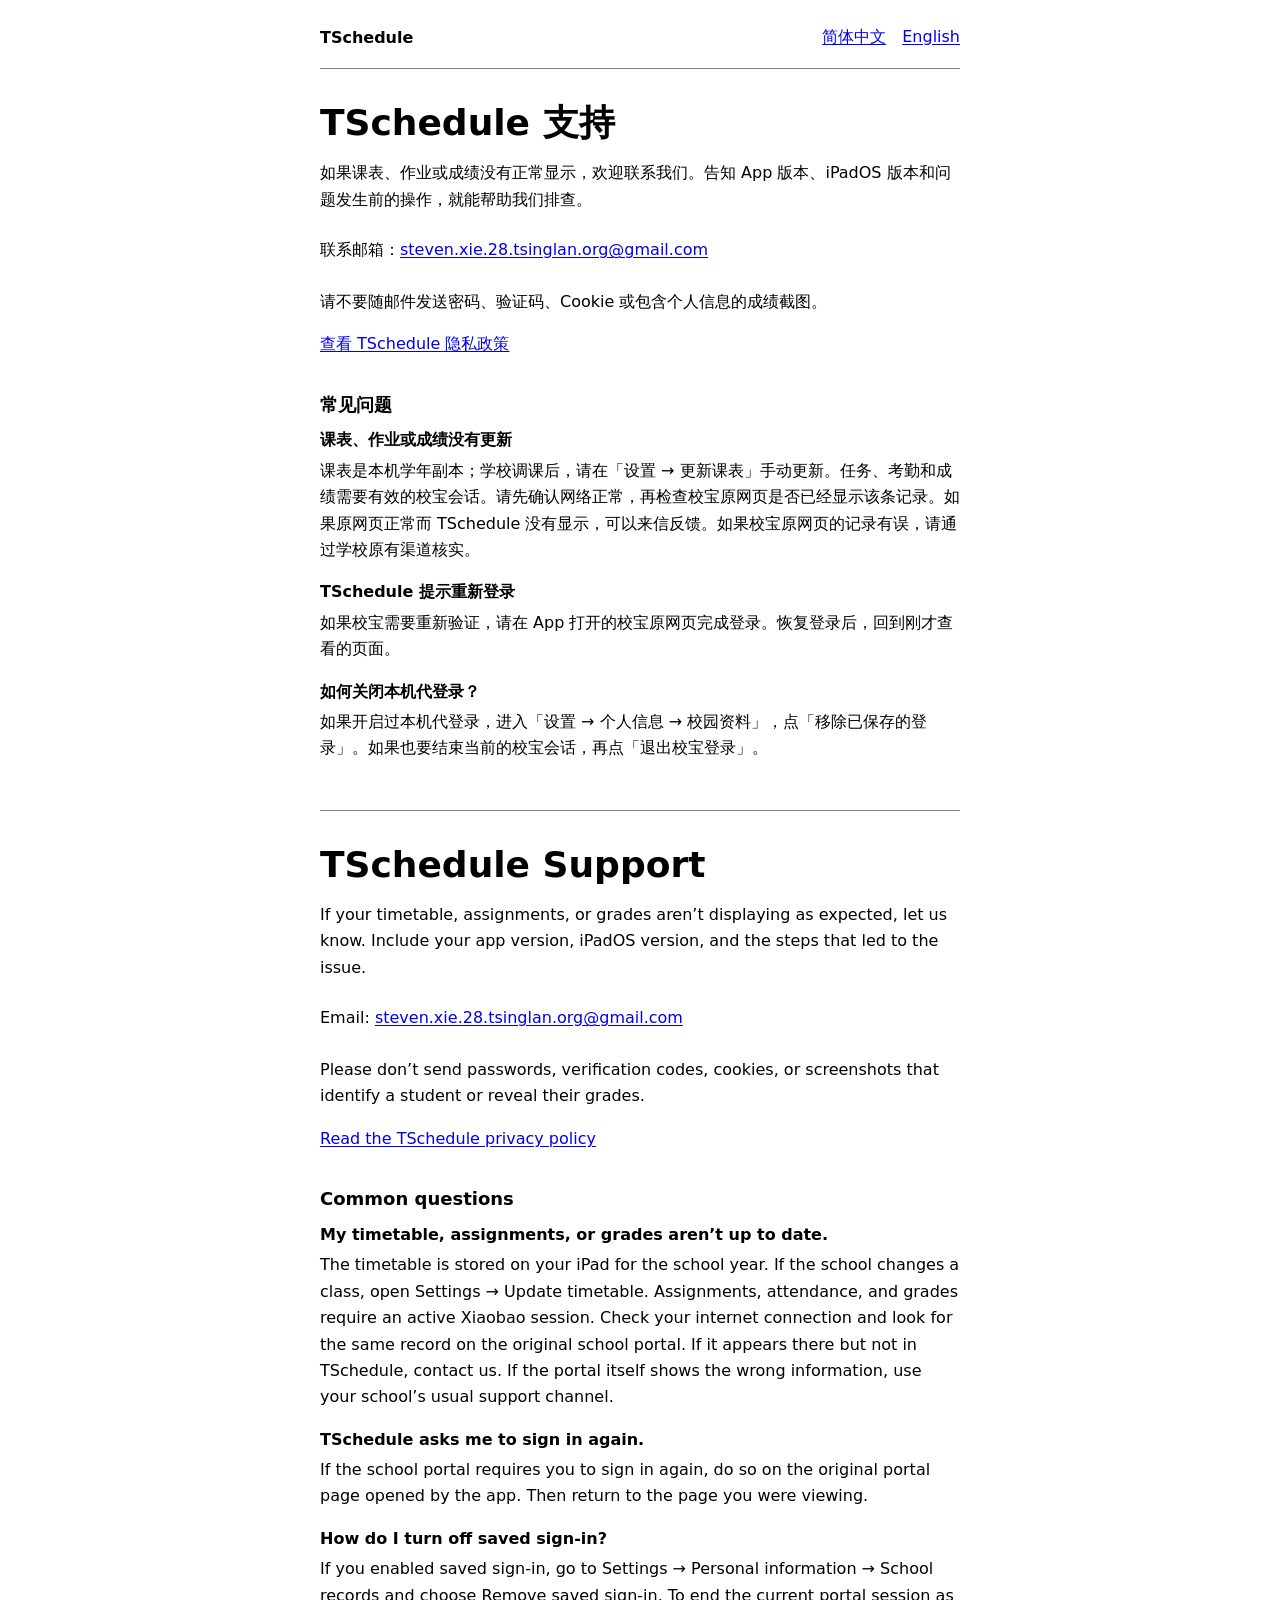
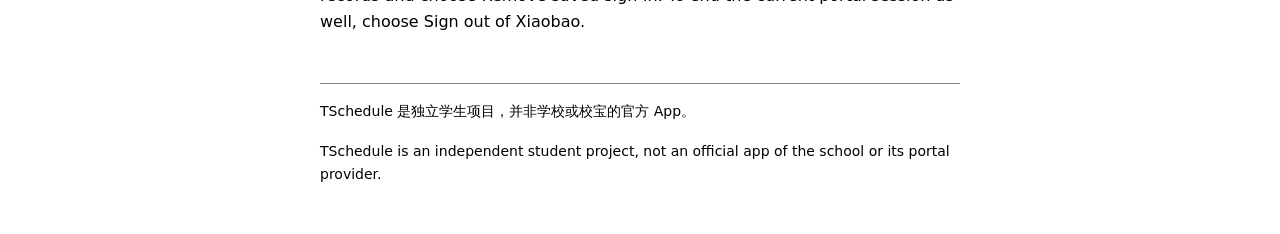
<file: docs/tschedule-support/index.html>
<!doctype html>
<html lang="zh-Hans">
<head>
  <meta charset="utf-8">
  <meta name="viewport" content="width=device-width, initial-scale=1">
  <meta name="description" content="获取 TSchedule for iPad 的帮助与联系方式。Get help with TSchedule for iPad.">
  <title>TSchedule 支持 · App Support</title>
  <style>
    :root {
      color-scheme: light dark;
      --color-background-primary: Canvas;
      --color-text-primary: CanvasText;
      --color-border-default: GrayText;
      --color-action-primary: LinkText;
      --color-action-visited: VisitedText;
      --spacing-small: 0.5rem;
      --spacing-medium: 1rem;
      --spacing-large: 2rem;
      --spacing-section: 3rem;
      font-family: system-ui, sans-serif;
      line-height: 1.65;
    }

    body {
      margin: 0;
      background: var(--color-background-primary);
      color: var(--color-text-primary);
    }

    .page {
      max-inline-size: 40rem;
      margin-inline: auto;
      padding: var(--spacing-medium) clamp(1rem, 5vw, 2rem) var(--spacing-section);
    }

    .masthead {
      display: flex;
      flex-wrap: wrap;
      align-items: center;
      justify-content: space-between;
      column-gap: var(--spacing-large);
      padding-block-end: var(--spacing-small);
      border-block-end: 1px solid var(--color-border-default);
    }

    .wordmark { font-weight: 700; }

    .languages {
      display: flex;
      flex-wrap: wrap;
      gap: 0 var(--spacing-medium);
    }

    a {
      color: var(--color-action-primary);
      overflow-wrap: anywhere;
      text-underline-offset: 0.15em;
    }

    a:visited { color: var(--color-action-visited); }

    a:hover { text-decoration-thickness: 0.13em; }

    a:focus-visible {
      outline: 2px solid var(--color-action-primary);
      outline-offset: 4px;
    }

    .languages a, .contact a {
      display: inline-block;
      box-sizing: border-box;
      min-block-size: 2.75rem;
      max-inline-size: 100%;
      padding-block: var(--spacing-small);
    }

    section {
      scroll-margin-block-start: var(--spacing-medium);
      padding-block-start: var(--spacing-large);
    }

    section + section, footer {
      margin-block-start: var(--spacing-section);
      border-block-start: 1px solid var(--color-border-default);
    }

    .support-title {
      margin: 0 0 var(--spacing-medium);
      font-size: clamp(1.65rem, 4vw, 2.25rem);
      line-height: 1.2;
    }

    .questions-title {
      margin: var(--spacing-large) 0 var(--spacing-small);
      font-size: 1.125rem;
    }

    p, dl, dd { margin: 0; }

    p + p, dt:not(:first-child) { margin-block-start: var(--spacing-medium); }

    dt { font-weight: 600; }

    dd { margin-block-start: 0.25rem; }

    .contact { font-style: normal; }

    footer {
      padding-block-start: var(--spacing-medium);
      font-size: 0.875rem;
    }
  </style>
</head>
<body>
  <div class="page">
    <header class="masthead">
      <span class="wordmark" lang="en">TSchedule</span>
      <nav class="languages" aria-label="页面语言 / Languages">
        <a href="#zh-hans">简体中文</a>
        <a href="#en" lang="en">English</a>
      </nav>
    </header>

    <main>
      <section id="zh-hans" aria-labelledby="support-zh">
        <h1 id="support-zh" class="support-title">TSchedule 支持</h1>
        <p>如果课表、作业或成绩没有正常显示，欢迎联系我们。告知 App 版本、iPadOS 版本和问题发生前的操作，就能帮助我们排查。</p>
        <p class="contact">联系邮箱：<a href="mailto:steven.xie.28.tsinglan.org@gmail.com">steven.xie.28.tsinglan.org@gmail.com</a></p>
        <p>请不要随邮件发送密码、验证码、<span lang="en">Cookie</span> 或包含个人信息的成绩截图。</p>
        <p><a href="https://mantatche.com/tschedule/privacy/#zh-hans">查看 TSchedule 隐私政策</a></p>

        <h2 class="questions-title">常见问题</h2>
        <dl>
          <dt>课表、作业或成绩没有更新</dt>
          <dd>课表是本机学年副本；学校调课后，请在「设置 → 更新课表」手动更新。任务、考勤和成绩需要有效的校宝会话。请先确认网络正常，再检查校宝原网页是否已经显示该条记录。如果原网页正常而 TSchedule 没有显示，可以来信反馈。如果校宝原网页的记录有误，请通过学校原有渠道核实。</dd>

          <dt>TSchedule 提示重新登录</dt>
          <dd>如果校宝需要重新验证，请在 App 打开的校宝原网页完成登录。恢复登录后，回到刚才查看的页面。</dd>

          <dt>如何关闭本机代登录？</dt>
          <dd>如果开启过本机代登录，进入「设置 → 个人信息 → 校园资料」，点「移除已保存的登录」。如果也要结束当前的校宝会话，再点「退出校宝登录」。</dd>
        </dl>
      </section>

      <section id="en" lang="en" aria-labelledby="support-en">
        <h2 id="support-en" class="support-title">TSchedule Support</h2>
        <p>If your timetable, assignments, or grades aren’t displaying as expected, let us know. Include your app version, iPadOS version, and the steps that led to the issue.</p>
        <p class="contact">Email: <a href="mailto:steven.xie.28.tsinglan.org@gmail.com">steven.xie.28.tsinglan.org@gmail.com</a></p>
        <p>Please don’t send passwords, verification codes, cookies, or screenshots that identify a student or reveal their grades.</p>
        <p><a href="https://mantatche.com/tschedule/privacy/#en">Read the TSchedule privacy policy</a></p>

        <h3 class="questions-title">Common questions</h3>
        <dl>
          <dt>My timetable, assignments, or grades aren’t up to date.</dt>
          <dd>The timetable is stored on your iPad for the school year. If the school changes a class, open Settings → Update timetable. Assignments, attendance, and grades require an active Xiaobao session. Check your internet connection and look for the same record on the original school portal. If it appears there but not in TSchedule, contact us. If the portal itself shows the wrong information, use your school’s usual support channel.</dd>

          <dt>TSchedule asks me to sign in again.</dt>
          <dd>If the school portal requires you to sign in again, do so on the original portal page opened by the app. Then return to the page you were viewing.</dd>

          <dt>How do I turn off saved sign-in?</dt>
          <dd>If you enabled saved sign-in, go to Settings → Personal information → School records and choose Remove saved sign-in. To end the current portal session as well, choose Sign out of Xiaobao.</dd>
        </dl>
      </section>
    </main>

    <footer>
      <p>TSchedule 是独立学生项目，并非学校或校宝的官方 App。</p>
      <p lang="en">TSchedule is an independent student project, not an official app of the school or its portal provider.</p>
    </footer>
  </div>
</body>
</html>
</file>
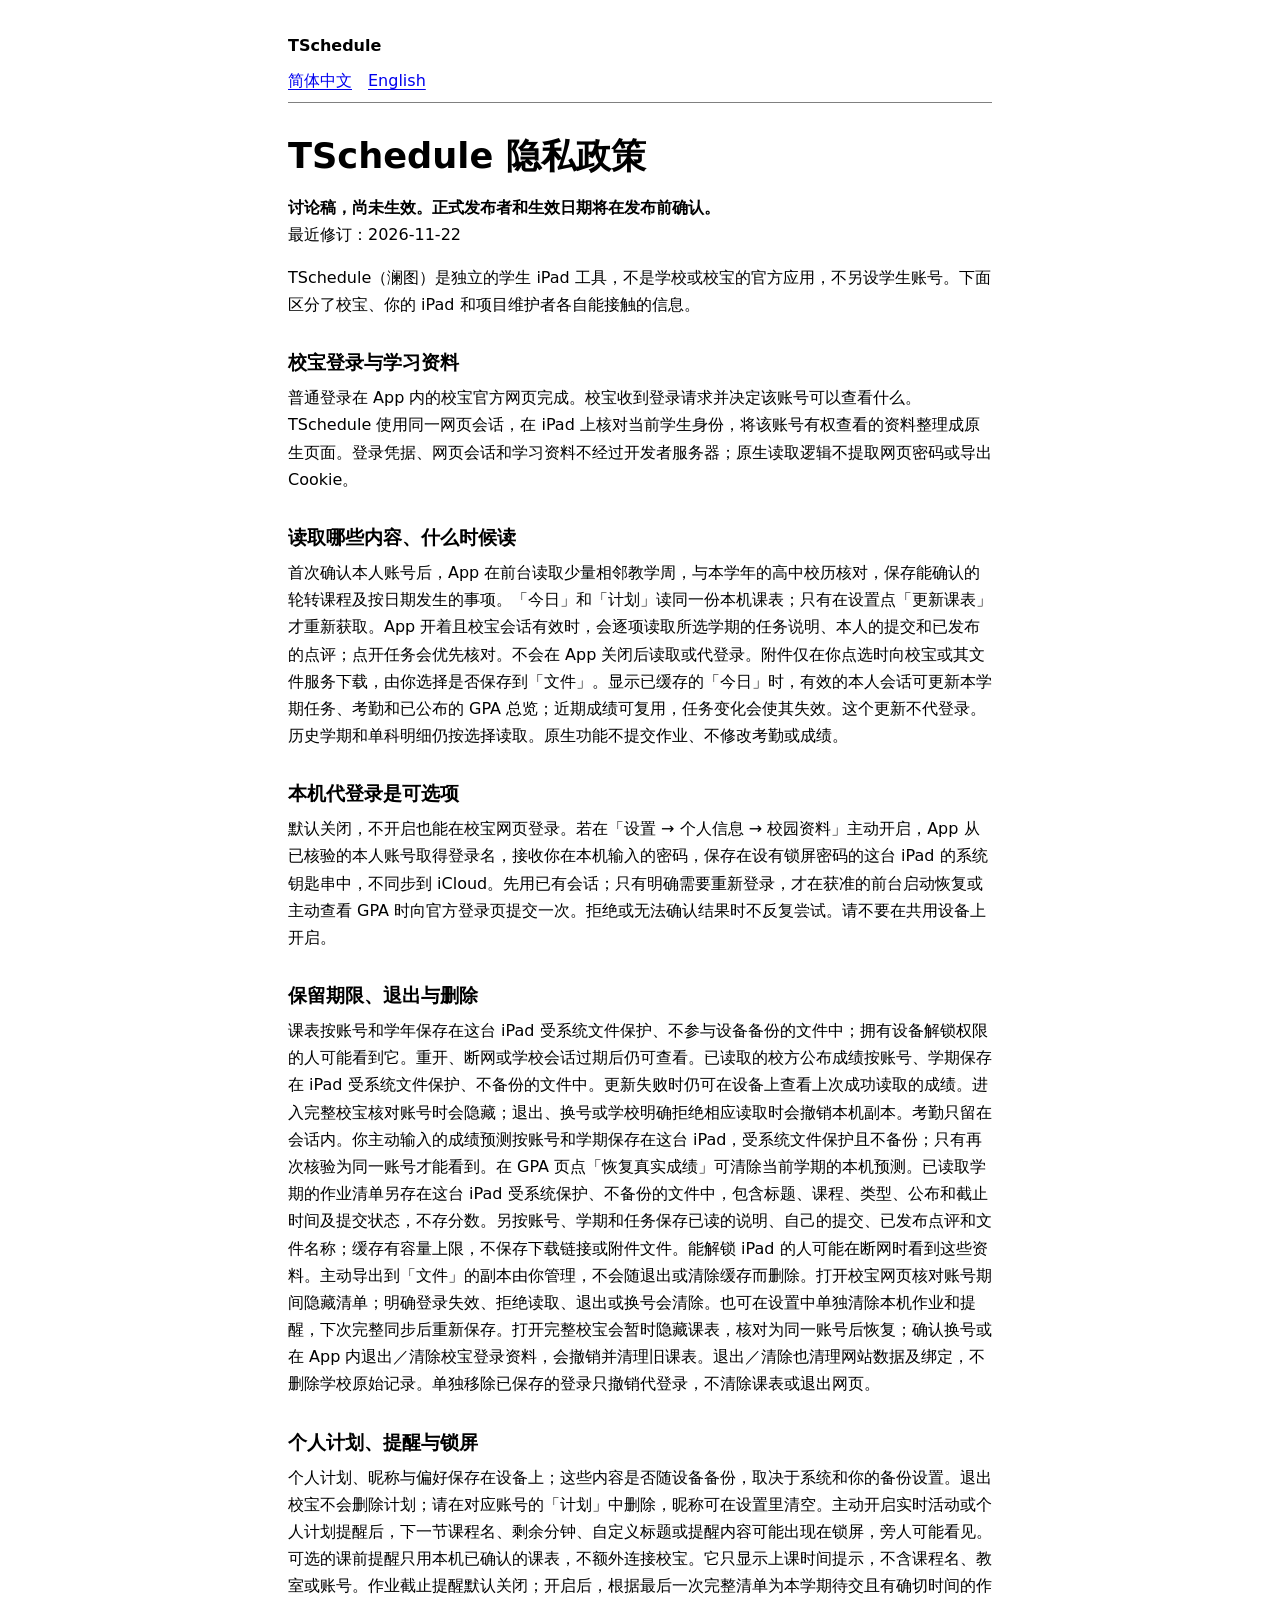
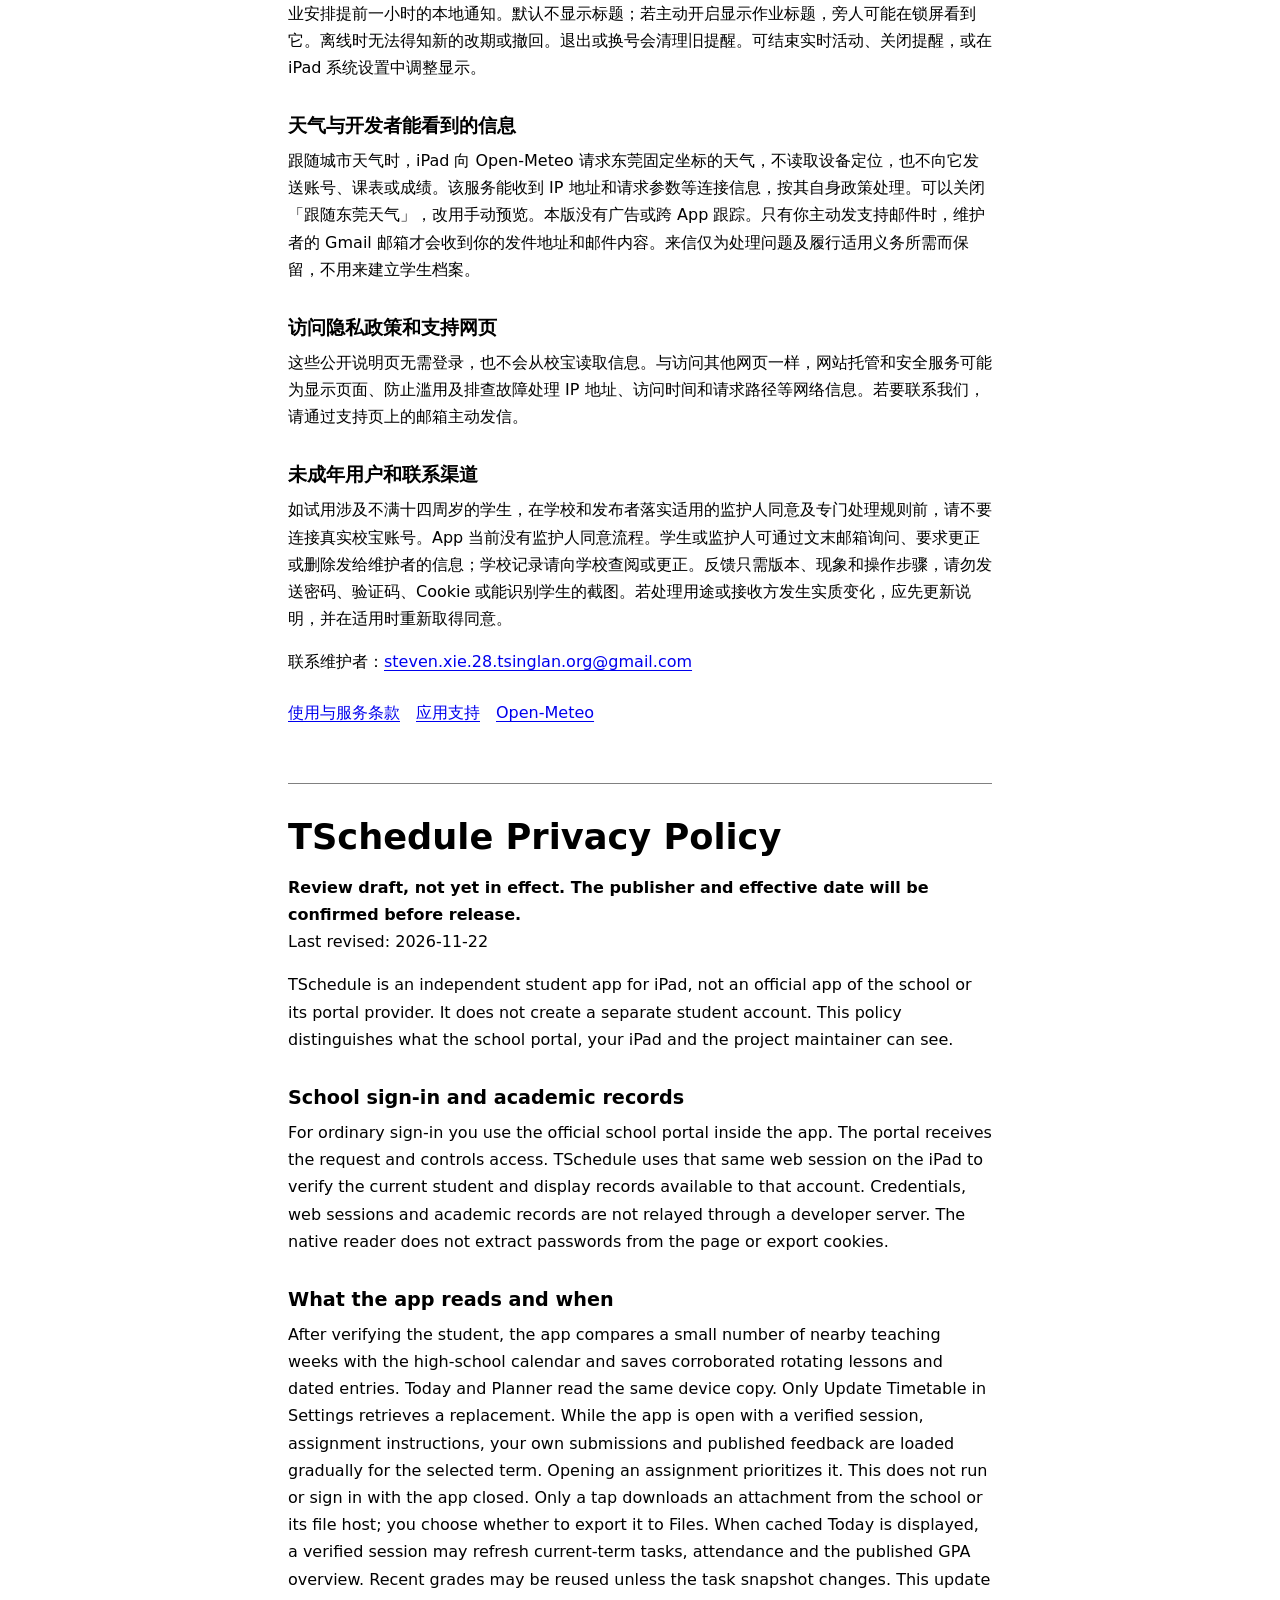
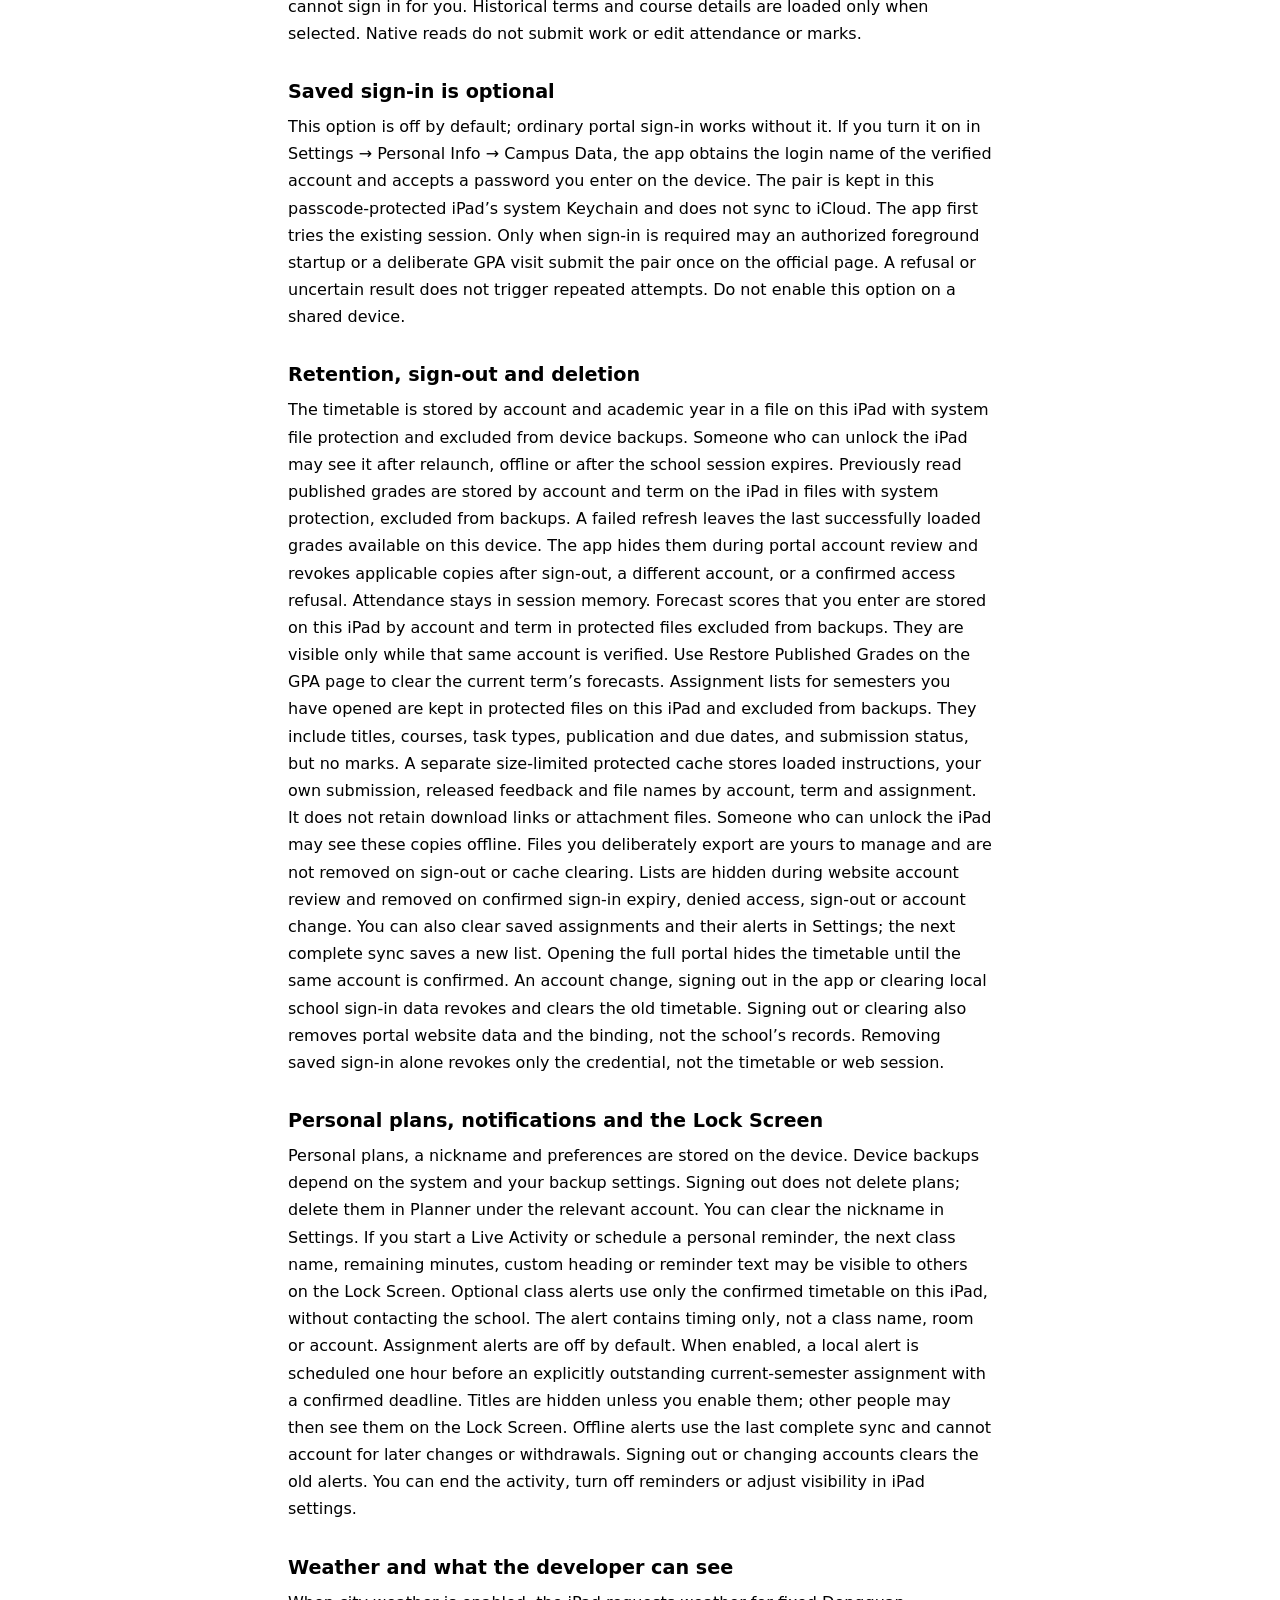
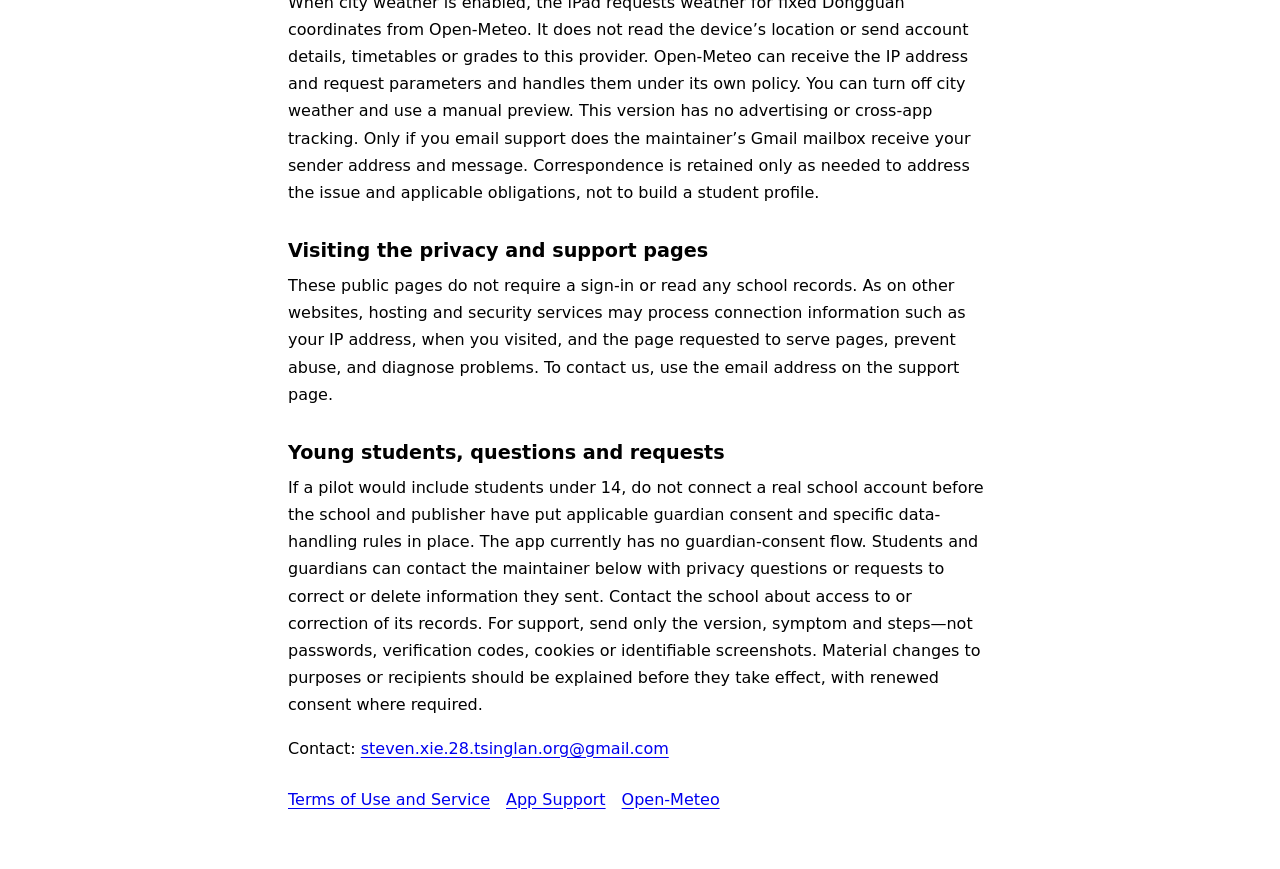
<file: docs/tschedule-app-store/04-web/privacy/index.html>
<!doctype html>
<html lang="zh-Hans">
<head>
  <meta charset="utf-8">
  <meta name="viewport" content="width=device-width, initial-scale=1">
  <title>TSchedule 隐私政策 · Privacy Policy</title>
  <link rel="stylesheet" href="../policy.css">
</head>
<body>
  <!-- Generated from the bundled PolicyCopy.json; see ../README.md for the check. -->
  <header>
    <strong>TSchedule</strong>
    <nav aria-label="页面语言 / Languages">
      <a href="#zh-hans">简体中文</a><a href="#en" lang="en">English</a>
    </nav>
  </header>
  <main>
<section id="zh-hans" lang="zh-Hans" aria-labelledby="zh-title">
<h1 id="zh-title" class="policy-title">TSchedule 隐私政策</h1>
<p><strong>讨论稿，尚未生效。正式发布者和生效日期将在发布前确认。</strong><br>最近修订：2026-11-22</p>
<p>TSchedule（澜图）是独立的学生 iPad 工具，不是学校或校宝的官方应用，不另设学生账号。下面区分了校宝、你的 iPad 和项目维护者各自能接触的信息。</p>
<h2>校宝登录与学习资料</h2>
<p>普通登录在 App 内的校宝官方网页完成。校宝收到登录请求并决定该账号可以查看什么。TSchedule 使用同一网页会话，在 iPad 上核对当前学生身份，将该账号有权查看的资料整理成原生页面。登录凭据、网页会话和学习资料不经过开发者服务器；原生读取逻辑不提取网页密码或导出 Cookie。</p>
<h2>读取哪些内容、什么时候读</h2>
<p>首次确认本人账号后，App 在前台读取少量相邻教学周，与本学年的高中校历核对，保存能确认的轮转课程及按日期发生的事项。「今日」和「计划」读同一份本机课表；只有在设置点「更新课表」才重新获取。App 开着且校宝会话有效时，会逐项读取所选学期的任务说明、本人的提交和已发布的点评；点开任务会优先核对。不会在 App 关闭后读取或代登录。附件仅在你点选时向校宝或其文件服务下载，由你选择是否保存到「文件」。显示已缓存的「今日」时，有效的本人会话可更新本学期任务、考勤和已公布的 GPA 总览；近期成绩可复用，任务变化会使其失效。这个更新不代登录。历史学期和单科明细仍按选择读取。原生功能不提交作业、不修改考勤或成绩。</p>
<h2>本机代登录是可选项</h2>
<p>默认关闭，不开启也能在校宝网页登录。若在「设置 → 个人信息 → 校园资料」主动开启，App 从已核验的本人账号取得登录名，接收你在本机输入的密码，保存在设有锁屏密码的这台 iPad 的系统钥匙串中，不同步到 iCloud。先用已有会话；只有明确需要重新登录，才在获准的前台启动恢复或主动查看 GPA 时向官方登录页提交一次。拒绝或无法确认结果时不反复尝试。请不要在共用设备上开启。</p>
<h2>保留期限、退出与删除</h2>
<p>课表按账号和学年保存在这台 iPad 受系统文件保护、不参与设备备份的文件中；拥有设备解锁权限的人可能看到它。重开、断网或学校会话过期后仍可查看。已读取的校方公布成绩按账号、学期保存在 iPad 受系统文件保护、不备份的文件中。更新失败时仍可在设备上查看上次成功读取的成绩。进入完整校宝核对账号时会隐藏；退出、换号或学校明确拒绝相应读取时会撤销本机副本。考勤只留在会话内。你主动输入的成绩预测按账号和学期保存在这台 iPad，受系统文件保护且不备份；只有再次核验为同一账号才能看到。在 GPA 页点「恢复真实成绩」可清除当前学期的本机预测。已读取学期的作业清单另存在这台 iPad 受系统保护、不备份的文件中，包含标题、课程、类型、公布和截止时间及提交状态，不存分数。另按账号、学期和任务保存已读的说明、自己的提交、已发布点评和文件名称；缓存有容量上限，不保存下载链接或附件文件。能解锁 iPad 的人可能在断网时看到这些资料。主动导出到「文件」的副本由你管理，不会随退出或清除缓存而删除。打开校宝网页核对账号期间隐藏清单；明确登录失效、拒绝读取、退出或换号会清除。也可在设置中单独清除本机作业和提醒，下次完整同步后重新保存。打开完整校宝会暂时隐藏课表，核对为同一账号后恢复；确认换号或在 App 内退出／清除校宝登录资料，会撤销并清理旧课表。退出／清除也清理网站数据及绑定，不删除学校原始记录。单独移除已保存的登录只撤销代登录，不清除课表或退出网页。</p>
<h2>个人计划、提醒与锁屏</h2>
<p>个人计划、昵称与偏好保存在设备上；这些内容是否随设备备份，取决于系统和你的备份设置。退出校宝不会删除计划；请在对应账号的「计划」中删除，昵称可在设置里清空。主动开启实时活动或个人计划提醒后，下一节课程名、剩余分钟、自定义标题或提醒内容可能出现在锁屏，旁人可能看见。可选的课前提醒只用本机已确认的课表，不额外连接校宝。它只显示上课时间提示，不含课程名、教室或账号。作业截止提醒默认关闭；开启后，根据最后一次完整清单为本学期待交且有确切时间的作业安排提前一小时的本地通知。默认不显示标题；若主动开启显示作业标题，旁人可能在锁屏看到它。离线时无法得知新的改期或撤回。退出或换号会清理旧提醒。可结束实时活动、关闭提醒，或在 iPad 系统设置中调整显示。</p>
<h2>天气与开发者能看到的信息</h2>
<p>跟随城市天气时，iPad 向 Open-Meteo 请求东莞固定坐标的天气，不读取设备定位，也不向它发送账号、课表或成绩。该服务能收到 IP 地址和请求参数等连接信息，按其自身政策处理。可以关闭「跟随东莞天气」，改用手动预览。本版没有广告或跨 App 跟踪。只有你主动发支持邮件时，维护者的 Gmail 邮箱才会收到你的发件地址和邮件内容。来信仅为处理问题及履行适用义务所需而保留，不用来建立学生档案。</p>
<h2>访问隐私政策和支持网页</h2>
<p>这些公开说明页无需登录，也不会从校宝读取信息。与访问其他网页一样，网站托管和安全服务可能为显示页面、防止滥用及排查故障处理 IP 地址、访问时间和请求路径等网络信息。若要联系我们，请通过支持页上的邮箱主动发信。</p>
<h2>未成年用户和联系渠道</h2>
<p>如试用涉及不满十四周岁的学生，在学校和发布者落实适用的监护人同意及专门处理规则前，请不要连接真实校宝账号。App 当前没有监护人同意流程。学生或监护人可通过文末邮箱询问、要求更正或删除发给维护者的信息；学校记录请向学校查阅或更正。反馈只需版本、现象和操作步骤，请勿发送密码、验证码、Cookie 或能识别学生的截图。若处理用途或接收方发生实质变化，应先更新说明，并在适用时重新取得同意。</p>
<p>联系维护者：<a href="mailto:steven.xie.28.tsinglan.org@gmail.com">steven.xie.28.tsinglan.org@gmail.com</a></p>
<nav aria-label="相关文档"><a href="../terms/index.html#zh-hans">使用与服务条款</a> <a href="../support/index.html#zh-hans">应用支持</a> <a href="https://open-meteo.com/en/terms">Open-Meteo</a></nav>
</section>
<section id="en" lang="en" aria-labelledby="en-title">
<h2 id="en-title" class="policy-title">TSchedule Privacy Policy</h2>
<p><strong>Review draft, not yet in effect. The publisher and effective date will be confirmed before release.</strong><br>Last revised: 2026-11-22</p>
<p>TSchedule is an independent student app for iPad, not an official app of the school or its portal provider. It does not create a separate student account. This policy distinguishes what the school portal, your iPad and the project maintainer can see.</p>
<h3>School sign-in and academic records</h3>
<p>For ordinary sign-in you use the official school portal inside the app. The portal receives the request and controls access. TSchedule uses that same web session on the iPad to verify the current student and display records available to that account. Credentials, web sessions and academic records are not relayed through a developer server. The native reader does not extract passwords from the page or export cookies.</p>
<h3>What the app reads and when</h3>
<p>After verifying the student, the app compares a small number of nearby teaching weeks with the high-school calendar and saves corroborated rotating lessons and dated entries. Today and Planner read the same device copy. Only Update Timetable in Settings retrieves a replacement. While the app is open with a verified session, assignment instructions, your own submissions and published feedback are loaded gradually for the selected term. Opening an assignment prioritizes it. This does not run or sign in with the app closed. Only a tap downloads an attachment from the school or its file host; you choose whether to export it to Files. When cached Today is displayed, a verified session may refresh current-term tasks, attendance and the published GPA overview. Recent grades may be reused unless the task snapshot changes. This update cannot sign in for you. Historical terms and course details are loaded only when selected. Native reads do not submit work or edit attendance or marks.</p>
<h3>Saved sign-in is optional</h3>
<p>This option is off by default; ordinary portal sign-in works without it. If you turn it on in Settings → Personal Info → Campus Data, the app obtains the login name of the verified account and accepts a password you enter on the device. The pair is kept in this passcode-protected iPad’s system Keychain and does not sync to iCloud. The app first tries the existing session. Only when sign-in is required may an authorized foreground startup or a deliberate GPA visit submit the pair once on the official page. A refusal or uncertain result does not trigger repeated attempts. Do not enable this option on a shared device.</p>
<h3>Retention, sign-out and deletion</h3>
<p>The timetable is stored by account and academic year in a file on this iPad with system file protection and excluded from device backups. Someone who can unlock the iPad may see it after relaunch, offline or after the school session expires. Previously read published grades are stored by account and term on the iPad in files with system protection, excluded from backups. A failed refresh leaves the last successfully loaded grades available on this device. The app hides them during portal account review and revokes applicable copies after sign-out, a different account, or a confirmed access refusal. Attendance stays in session memory. Forecast scores that you enter are stored on this iPad by account and term in protected files excluded from backups. They are visible only while that same account is verified. Use Restore Published Grades on the GPA page to clear the current term’s forecasts. Assignment lists for semesters you have opened are kept in protected files on this iPad and excluded from backups. They include titles, courses, task types, publication and due dates, and submission status, but no marks. A separate size-limited protected cache stores loaded instructions, your own submission, released feedback and file names by account, term and assignment. It does not retain download links or attachment files. Someone who can unlock the iPad may see these copies offline. Files you deliberately export are yours to manage and are not removed on sign-out or cache clearing. Lists are hidden during website account review and removed on confirmed sign-in expiry, denied access, sign-out or account change. You can also clear saved assignments and their alerts in Settings; the next complete sync saves a new list. Opening the full portal hides the timetable until the same account is confirmed. An account change, signing out in the app or clearing local school sign-in data revokes and clears the old timetable. Signing out or clearing also removes portal website data and the binding, not the school’s records. Removing saved sign-in alone revokes only the credential, not the timetable or web session.</p>
<h3>Personal plans, notifications and the Lock Screen</h3>
<p>Personal plans, a nickname and preferences are stored on the device. Device backups depend on the system and your backup settings. Signing out does not delete plans; delete them in Planner under the relevant account. You can clear the nickname in Settings. If you start a Live Activity or schedule a personal reminder, the next class name, remaining minutes, custom heading or reminder text may be visible to others on the Lock Screen. Optional class alerts use only the confirmed timetable on this iPad, without contacting the school. The alert contains timing only, not a class name, room or account. Assignment alerts are off by default. When enabled, a local alert is scheduled one hour before an explicitly outstanding current-semester assignment with a confirmed deadline. Titles are hidden unless you enable them; other people may then see them on the Lock Screen. Offline alerts use the last complete sync and cannot account for later changes or withdrawals. Signing out or changing accounts clears the old alerts. You can end the activity, turn off reminders or adjust visibility in iPad settings.</p>
<h3>Weather and what the developer can see</h3>
<p>When city weather is enabled, the iPad requests weather for fixed Dongguan coordinates from Open-Meteo. It does not read the device’s location or send account details, timetables or grades to this provider. Open-Meteo can receive the IP address and request parameters and handles them under its own policy. You can turn off city weather and use a manual preview. This version has no advertising or cross-app tracking. Only if you email support does the maintainer’s Gmail mailbox receive your sender address and message. Correspondence is retained only as needed to address the issue and applicable obligations, not to build a student profile.</p>
<h3>Visiting the privacy and support pages</h3>
<p>These public pages do not require a sign-in or read any school records. As on other websites, hosting and security services may process connection information such as your IP address, when you visited, and the page requested to serve pages, prevent abuse, and diagnose problems. To contact us, use the email address on the support page.</p>
<h3>Young students, questions and requests</h3>
<p>If a pilot would include students under 14, do not connect a real school account before the school and publisher have put applicable guardian consent and specific data-handling rules in place. The app currently has no guardian-consent flow. Students and guardians can contact the maintainer below with privacy questions or requests to correct or delete information they sent. Contact the school about access to or correction of its records. For support, send only the version, symptom and steps—not passwords, verification codes, cookies or identifiable screenshots. Material changes to purposes or recipients should be explained before they take effect, with renewed consent where required.</p>
<p>Contact: <a href="mailto:steven.xie.28.tsinglan.org@gmail.com">steven.xie.28.tsinglan.org@gmail.com</a></p>
<nav aria-label="Related documents"><a href="../terms/index.html#en">Terms of Use and Service</a> <a href="../support/index.html#en">App Support</a> <a href="https://open-meteo.com/en/terms">Open-Meteo</a></nav>
</section>
  </main>
</body>
</html>
</file>
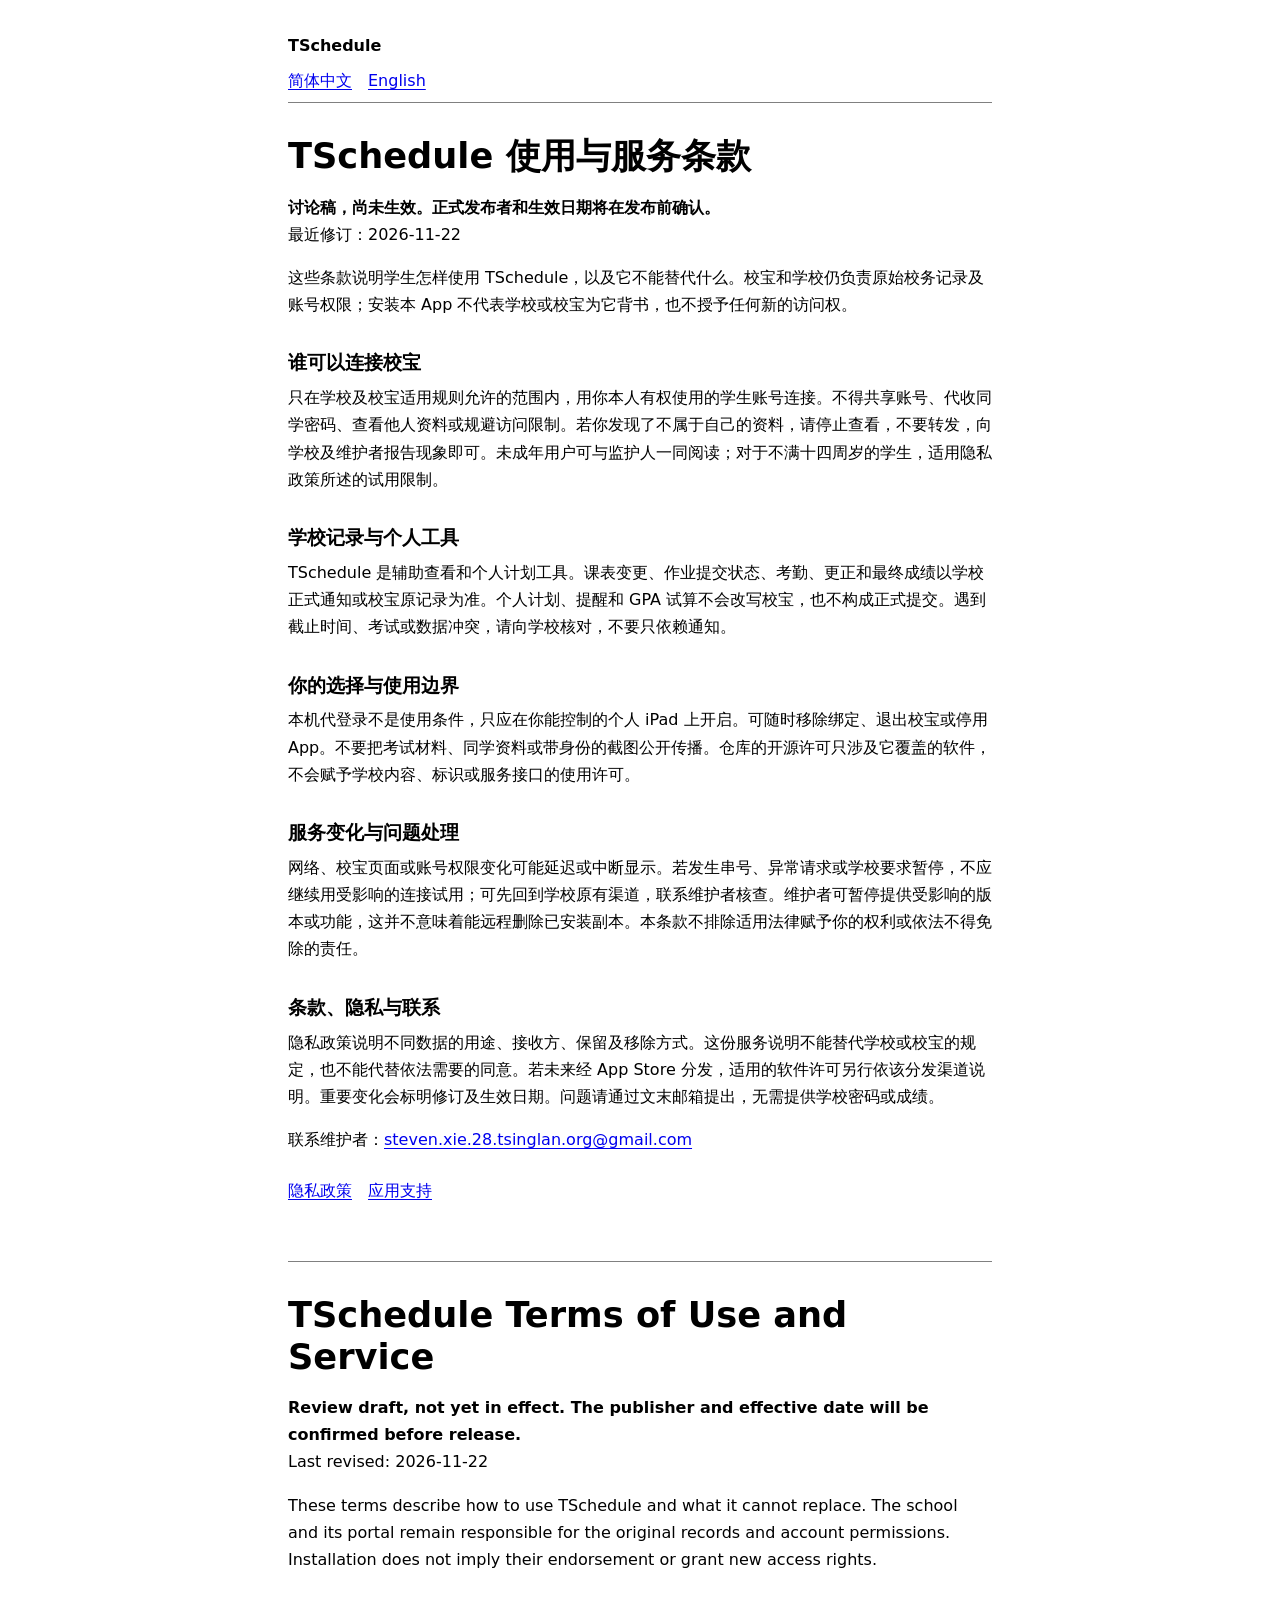
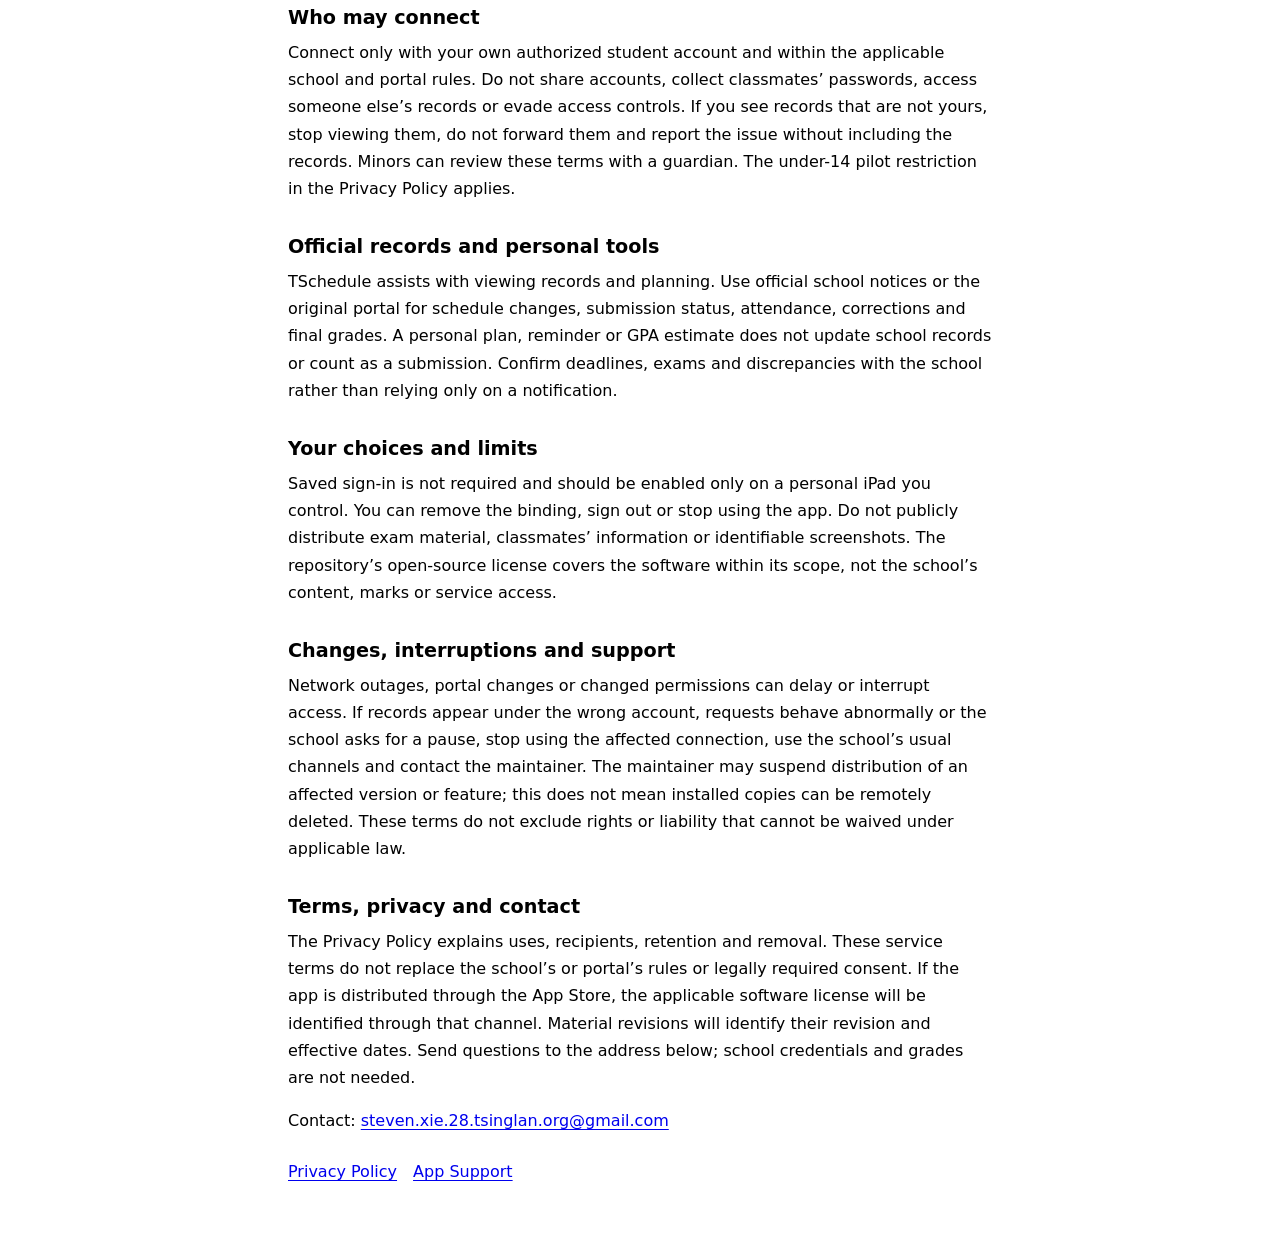
<file: docs/tschedule-app-store/04-web/terms/index.html>
<!doctype html>
<html lang="zh-Hans">
<head>
  <meta charset="utf-8">
  <meta name="viewport" content="width=device-width, initial-scale=1">
  <title>TSchedule 使用与服务条款 · Terms of Use and Service</title>
  <link rel="stylesheet" href="../policy.css">
</head>
<body>
  <!-- Generated from the bundled PolicyCopy.json; see ../README.md for the check. -->
  <header>
    <strong>TSchedule</strong>
    <nav aria-label="页面语言 / Languages">
      <a href="#zh-hans">简体中文</a><a href="#en" lang="en">English</a>
    </nav>
  </header>
  <main>
<section id="zh-hans" lang="zh-Hans" aria-labelledby="zh-title">
<h1 id="zh-title" class="policy-title">TSchedule 使用与服务条款</h1>
<p><strong>讨论稿，尚未生效。正式发布者和生效日期将在发布前确认。</strong><br>最近修订：2026-11-22</p>
<p>这些条款说明学生怎样使用 TSchedule，以及它不能替代什么。校宝和学校仍负责原始校务记录及账号权限；安装本 App 不代表学校或校宝为它背书，也不授予任何新的访问权。</p>
<h2>谁可以连接校宝</h2>
<p>只在学校及校宝适用规则允许的范围内，用你本人有权使用的学生账号连接。不得共享账号、代收同学密码、查看他人资料或规避访问限制。若你发现了不属于自己的资料，请停止查看，不要转发，向学校及维护者报告现象即可。未成年用户可与监护人一同阅读；对于不满十四周岁的学生，适用隐私政策所述的试用限制。</p>
<h2>学校记录与个人工具</h2>
<p>TSchedule 是辅助查看和个人计划工具。课表变更、作业提交状态、考勤、更正和最终成绩以学校正式通知或校宝原记录为准。个人计划、提醒和 GPA 试算不会改写校宝，也不构成正式提交。遇到截止时间、考试或数据冲突，请向学校核对，不要只依赖通知。</p>
<h2>你的选择与使用边界</h2>
<p>本机代登录不是使用条件，只应在你能控制的个人 iPad 上开启。可随时移除绑定、退出校宝或停用 App。不要把考试材料、同学资料或带身份的截图公开传播。仓库的开源许可只涉及它覆盖的软件，不会赋予学校内容、标识或服务接口的使用许可。</p>
<h2>服务变化与问题处理</h2>
<p>网络、校宝页面或账号权限变化可能延迟或中断显示。若发生串号、异常请求或学校要求暂停，不应继续用受影响的连接试用；可先回到学校原有渠道，联系维护者核查。维护者可暂停提供受影响的版本或功能，这并不意味着能远程删除已安装副本。本条款不排除适用法律赋予你的权利或依法不得免除的责任。</p>
<h2>条款、隐私与联系</h2>
<p>隐私政策说明不同数据的用途、接收方、保留及移除方式。这份服务说明不能替代学校或校宝的规定，也不能代替依法需要的同意。若未来经 App Store 分发，适用的软件许可另行依该分发渠道说明。重要变化会标明修订及生效日期。问题请通过文末邮箱提出，无需提供学校密码或成绩。</p>
<p>联系维护者：<a href="mailto:steven.xie.28.tsinglan.org@gmail.com">steven.xie.28.tsinglan.org@gmail.com</a></p>
<nav aria-label="相关文档"><a href="../privacy/index.html#zh-hans">隐私政策</a> <a href="../support/index.html#zh-hans">应用支持</a></nav>
</section>
<section id="en" lang="en" aria-labelledby="en-title">
<h2 id="en-title" class="policy-title">TSchedule Terms of Use and Service</h2>
<p><strong>Review draft, not yet in effect. The publisher and effective date will be confirmed before release.</strong><br>Last revised: 2026-11-22</p>
<p>These terms describe how to use TSchedule and what it cannot replace. The school and its portal remain responsible for the original records and account permissions. Installation does not imply their endorsement or grant new access rights.</p>
<h3>Who may connect</h3>
<p>Connect only with your own authorized student account and within the applicable school and portal rules. Do not share accounts, collect classmates’ passwords, access someone else’s records or evade access controls. If you see records that are not yours, stop viewing them, do not forward them and report the issue without including the records. Minors can review these terms with a guardian. The under-14 pilot restriction in the Privacy Policy applies.</p>
<h3>Official records and personal tools</h3>
<p>TSchedule assists with viewing records and planning. Use official school notices or the original portal for schedule changes, submission status, attendance, corrections and final grades. A personal plan, reminder or GPA estimate does not update school records or count as a submission. Confirm deadlines, exams and discrepancies with the school rather than relying only on a notification.</p>
<h3>Your choices and limits</h3>
<p>Saved sign-in is not required and should be enabled only on a personal iPad you control. You can remove the binding, sign out or stop using the app. Do not publicly distribute exam material, classmates’ information or identifiable screenshots. The repository’s open-source license covers the software within its scope, not the school’s content, marks or service access.</p>
<h3>Changes, interruptions and support</h3>
<p>Network outages, portal changes or changed permissions can delay or interrupt access. If records appear under the wrong account, requests behave abnormally or the school asks for a pause, stop using the affected connection, use the school’s usual channels and contact the maintainer. The maintainer may suspend distribution of an affected version or feature; this does not mean installed copies can be remotely deleted. These terms do not exclude rights or liability that cannot be waived under applicable law.</p>
<h3>Terms, privacy and contact</h3>
<p>The Privacy Policy explains uses, recipients, retention and removal. These service terms do not replace the school’s or portal’s rules or legally required consent. If the app is distributed through the App Store, the applicable software license will be identified through that channel. Material revisions will identify their revision and effective dates. Send questions to the address below; school credentials and grades are not needed.</p>
<p>Contact: <a href="mailto:steven.xie.28.tsinglan.org@gmail.com">steven.xie.28.tsinglan.org@gmail.com</a></p>
<nav aria-label="Related documents"><a href="../privacy/index.html#en">Privacy Policy</a> <a href="../support/index.html#en">App Support</a></nav>
</section>
  </main>
</body>
</html>
</file>
<file: docs/tschedule-app-store/04-web/policy.css>
:root {
  color-scheme: light dark;
  --color-background-primary: Canvas;
  --color-text-primary: CanvasText;
  --color-action-primary: LinkText;
  --color-border-default: GrayText;
  --spacing-small: .5rem;
  --spacing-medium: 1rem;
  --spacing-large: 2rem;
  --spacing-section: 3rem;
  font-family: system-ui, sans-serif;
  line-height: 1.7;
}
body {
  max-inline-size: 44rem;
  margin: 0 auto;
  padding: var(--spacing-large) clamp(1rem, 5vw, 2rem) var(--spacing-section);
  background: var(--color-background-primary);
  color: var(--color-text-primary);
}
header { border-block-end: 1px solid var(--color-border-default); }
nav { display: flex; flex-wrap: wrap; gap: var(--spacing-medium); }
nav a { padding-block: var(--spacing-small); }
a { color: var(--color-action-primary); overflow-wrap: anywhere; text-underline-offset: .16em; }
a:focus-visible { outline: 2px solid var(--color-action-primary); outline-offset: 4px; }
main > section { padding-block-start: var(--spacing-large); }
main > section + section {
  margin-block-start: var(--spacing-section);
  border-block-start: 1px solid var(--color-border-default);
}
h1, .policy-title { line-height: 1.2; font-size: clamp(1.6rem, 4vw, 2.2rem); margin: 0 0 var(--spacing-medium); }
h2, h3 { font-size: 1.2rem; line-height: 1.35; margin-block: var(--spacing-large) var(--spacing-small); }
p { margin: 0 0 var(--spacing-medium); }
</file>
